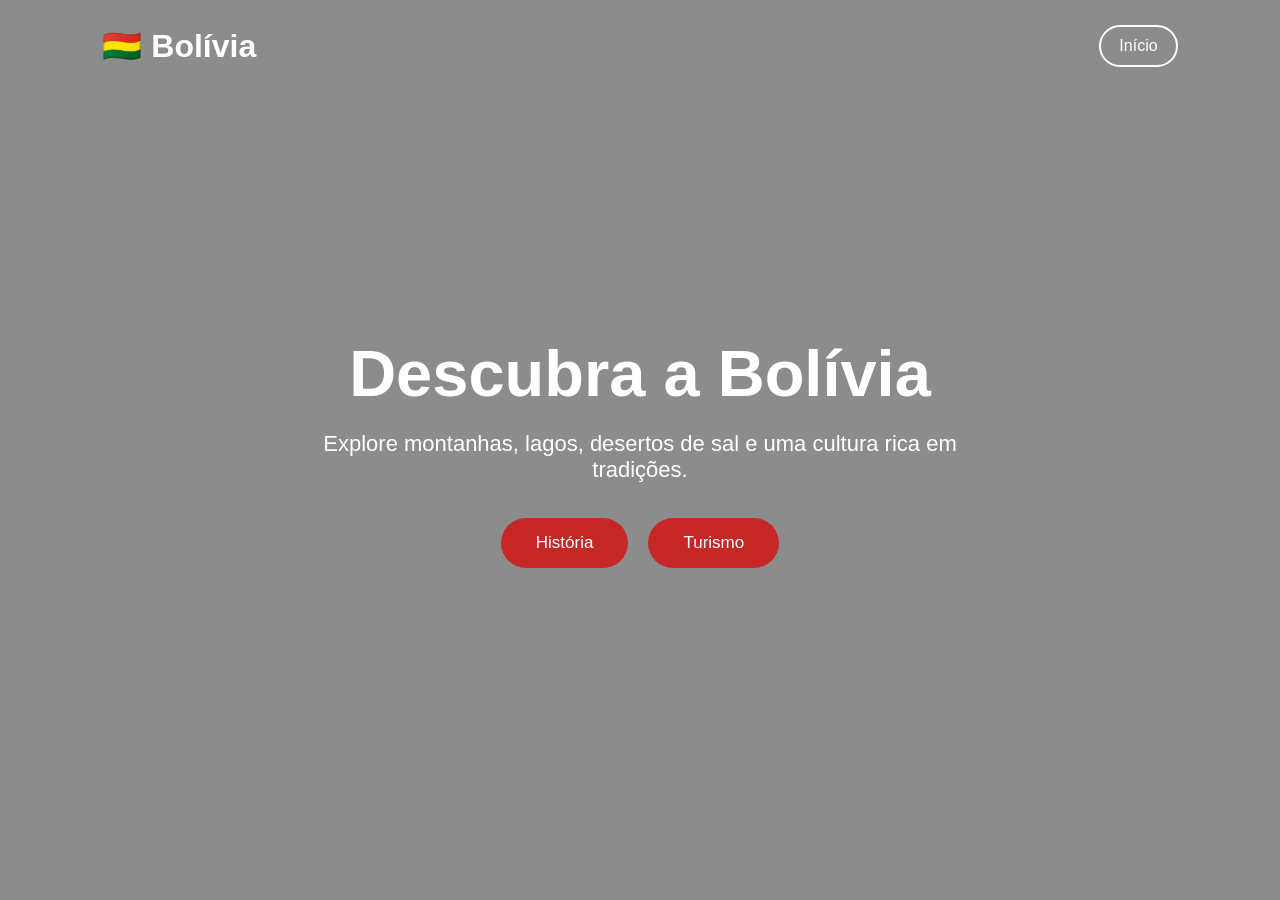
<file: pages/bolivia.html>
<!DOCTYPE html>
<html lang="pt-BR">
<head>
    <meta charset="UTF-8">
    <meta name="viewport" content="width=device-width, initial-scale=1.0">
    <title>Bolívia</title>
    <link rel="stylesheet" href="/style/bolivia.css">
</head>
<body>

<header>

    <nav>
        <h2>🇧🇴 Bolívia</h2>

        <a href="/index.html">Início</a>
    </nav>

    <div class="conteudo">

        <h1>Descubra a Bolívia</h1>

        <p>
            Explore montanhas, lagos, desertos de sal e uma cultura rica em tradições.
        </p>

        <div class="botoes">

            <button id="btnHistoria">História</button>

            <button id="btnTurismo">Turismo</button>

        </div>

    </div>

    <!-- Modal História -->

<div id="modalHistoria" class="modal">

    <div class="modal-content">

        <span class="fechar" id="fecharHistoria">&times;</span>

        <h2>História da Bolívia</h2>

        <p>
            A Bolívia tornou-se independente em 1825 e recebeu esse nome em homenagem
            a Simón Bolívar. O país preserva uma forte influência dos povos indígenas
            e possui uma rica diversidade cultural.
        </p>

    </div>

</div>


<!-- Modal Turismo -->

<div id="modalTurismo" class="modal">

    <div class="modal-content">

        <span class="fechar" id="fecharTurismo">&times;</span>

        <h2>Turismo</h2>

        <p>
            Os principais destinos são o Salar de Uyuni, Lago Titicaca,
            La Paz, Sucre e o Parque Nacional Madidi.
        </p>

    </div>

</header>


</div>

<script src="/script/bolivia.js"></script>

</body>
</html>
</file>
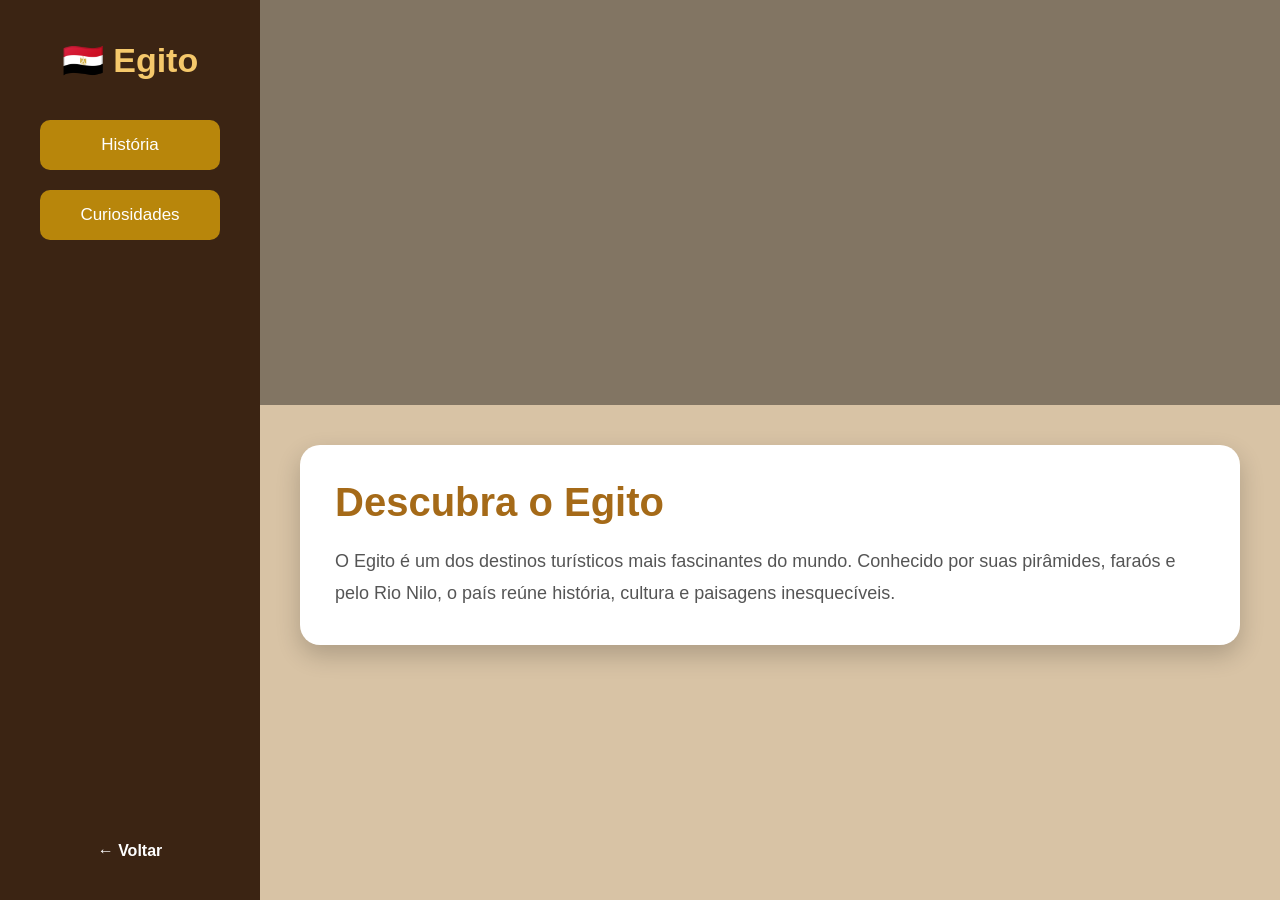
<file: pages/egito.html>
<!DOCTYPE html>
<html lang="pt-BR">
<head>
    <meta charset="UTF-8">
    <meta name="viewport" content="width=device-width, initial-scale=1.0">
    <title>Egito</title>
    <link rel="stylesheet" href="/style/egito.css">
</head>
<body>

<div class="container">

    <aside class="menu">

        <h2>🇪🇬 Egito</h2>

        <button id="btnHistoria">História</button>
        <button id="btnCuriosidades">Curiosidades</button>

        <a href="/index.html">← Voltar</a>

    </aside>

    <main>

        <div class="imagem"></div>

        <section class="conteudo">
            <h1>Descubra o Egito</h1>

            <p>
                O Egito é um dos destinos turísticos mais fascinantes do mundo.
                Conhecido por suas pirâmides, faraós e pelo Rio Nilo, o país reúne
                história, cultura e paisagens inesquecíveis.
            </p>
        </section>

    </main>

</div>

<!-- Modal História -->
<div id="modalHistoria" class="modal">

    <div class="modal-content">

        <span class="fechar" id="fecharHistoria">&times;</span>

        <h2>História do Egito</h2>

        <p>
            O Egito Antigo surgiu há mais de cinco mil anos e foi uma das
            civilizações mais importantes da humanidade. Governado por faraós,
            desenvolveu conhecimentos avançados em matemática, medicina,
            arquitetura e escrita hieroglífica.
        </p>

    </div>

</div>

<!-- Modal Curiosidades -->
<div id="modalCuriosidades" class="modal">

    <div class="modal-content">

        <span class="fechar" id="fecharCuriosidades">&times;</span>

        <h2>Curiosidades</h2>

        <ul>
            <li> O Egito possui mais de 100 pirâmides.</li>
            <li> O Rio Nilo é um dos maiores rios do mundo.</li>
            <li> Os gatos eram considerados animais sagrados.</li>
            <li> Os faraós eram vistos como representantes dos deuses.</li>
            <li> A escrita usada era a hieroglífica.</li>
        </ul>

    </div>

</div>

<script src="/script/egito.js"></script>

</body>
</html>
</file>
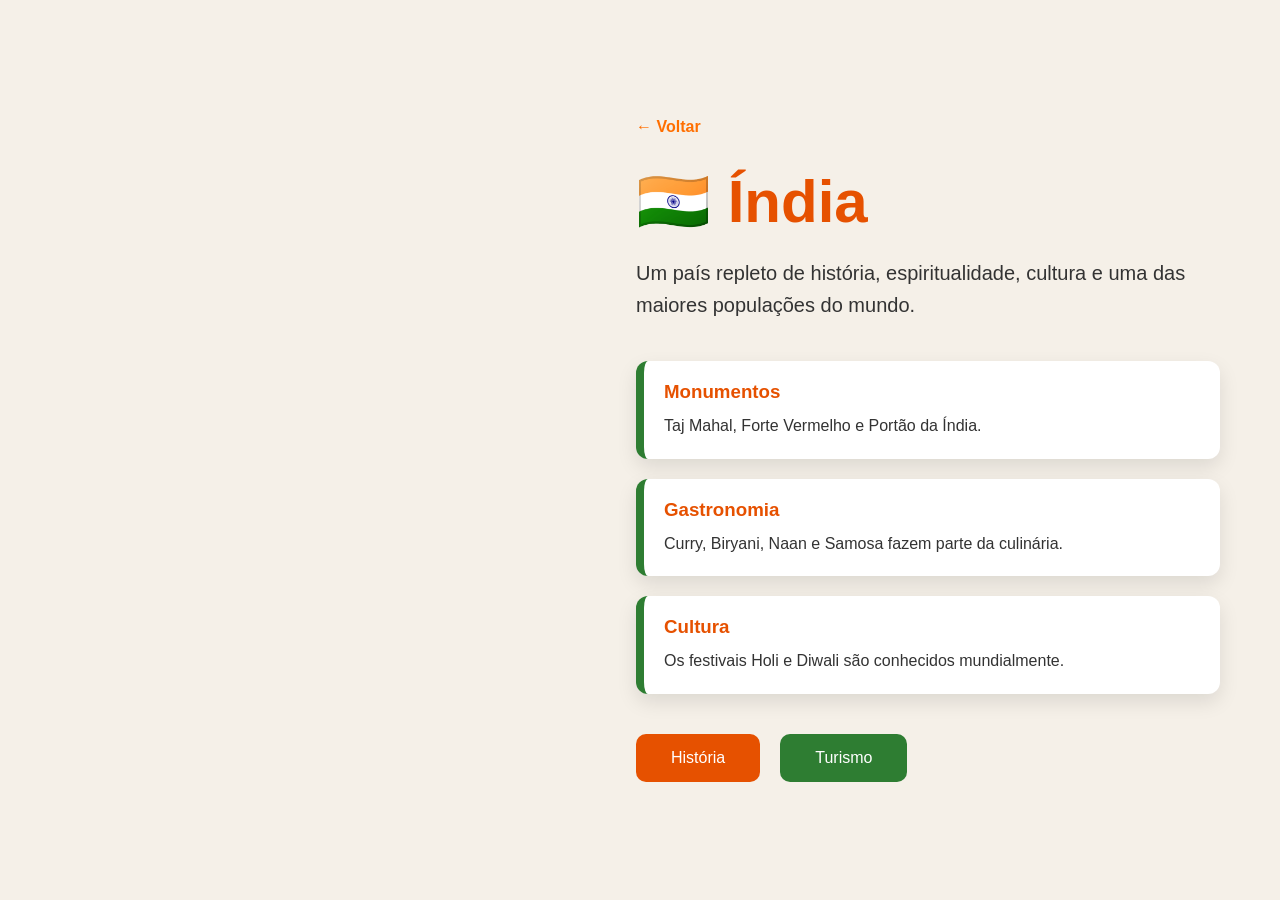
<file: pages/india.html>
<!DOCTYPE html>
<html lang="pt-BR">
<head>
    <meta charset="UTF-8">
    <meta name="viewport" content="width=device-width, initial-scale=1.0">
    <title>Descubra a Índia</title>
    <link rel="stylesheet" href="/style/india.css">
</head>
<body>

<div class="container">

    <div class="imagem"></div>

    <div class="conteudo">

        <a href="/index.html" class="voltar">← Voltar</a>

        <h1>🇮🇳 Índia</h1>

        <p class="descricao">
            Um país repleto de história, espiritualidade, cultura e uma das maiores
            populações do mundo.
        </p>

        <div class="info">

            <div class="card">
                <h3> Monumentos</h3>
                <p>Taj Mahal, Forte Vermelho e Portão da Índia.</p>
            </div>

            <div class="card">
                <h3> Gastronomia</h3>
                <p>Curry, Biryani, Naan e Samosa fazem parte da culinária.</p>
            </div>

            <div class="card">
                <h3> Cultura</h3>
                <p>Os festivais Holi e Diwali são conhecidos mundialmente.</p>
            </div>

        </div>

        <div class="botoes">
            <button id="btnHistoria">História</button>
            <button id="btnTurismo">Turismo</button>
        </div>

    </div>

</div>

<!-- Modal História -->
<div id="modalHistoria" class="modal">
    <div class="modal-content">

        <span class="fechar" id="fecharHistoria">&times;</span>

        <h2>História da Índia</h2>

        <p>
            A Índia possui uma das civilizações mais antigas do mundo. Ao longo dos
            séculos foi governada por diversos impérios, tornando-se uma importante
            rota comercial e cultural. Em 1947 conquistou sua independência do Reino
            Unido, liderada por Mahatma Gandhi através da resistência pacífica.
            Atualmente é a maior democracia do planeta e um dos países com maior
            crescimento econômico.
        </p>

    </div>
</div>

<!-- Modal Turismo -->
<div id="modalTurismo" class="modal">
    <div class="modal-content">

        <span class="fechar" id="fecharTurismo">&times;</span>

        <h2>Turismo na Índia</h2>

        <p>
            Entre os destinos mais famosos estão o Taj Mahal, em Agra, o Forte
            Vermelho em Nova Délhi, os palácios de Jaipur, as praias de Goa,
            os templos de Varanasi e os canais de Kerala. A diversidade cultural,
            religiosa e gastronômica torna a Índia um dos destinos mais fascinantes
            da Ásia.
        </p>

    </div>
</div>

<script src="/script/india.js"></script>

</body>
</html>
</file>
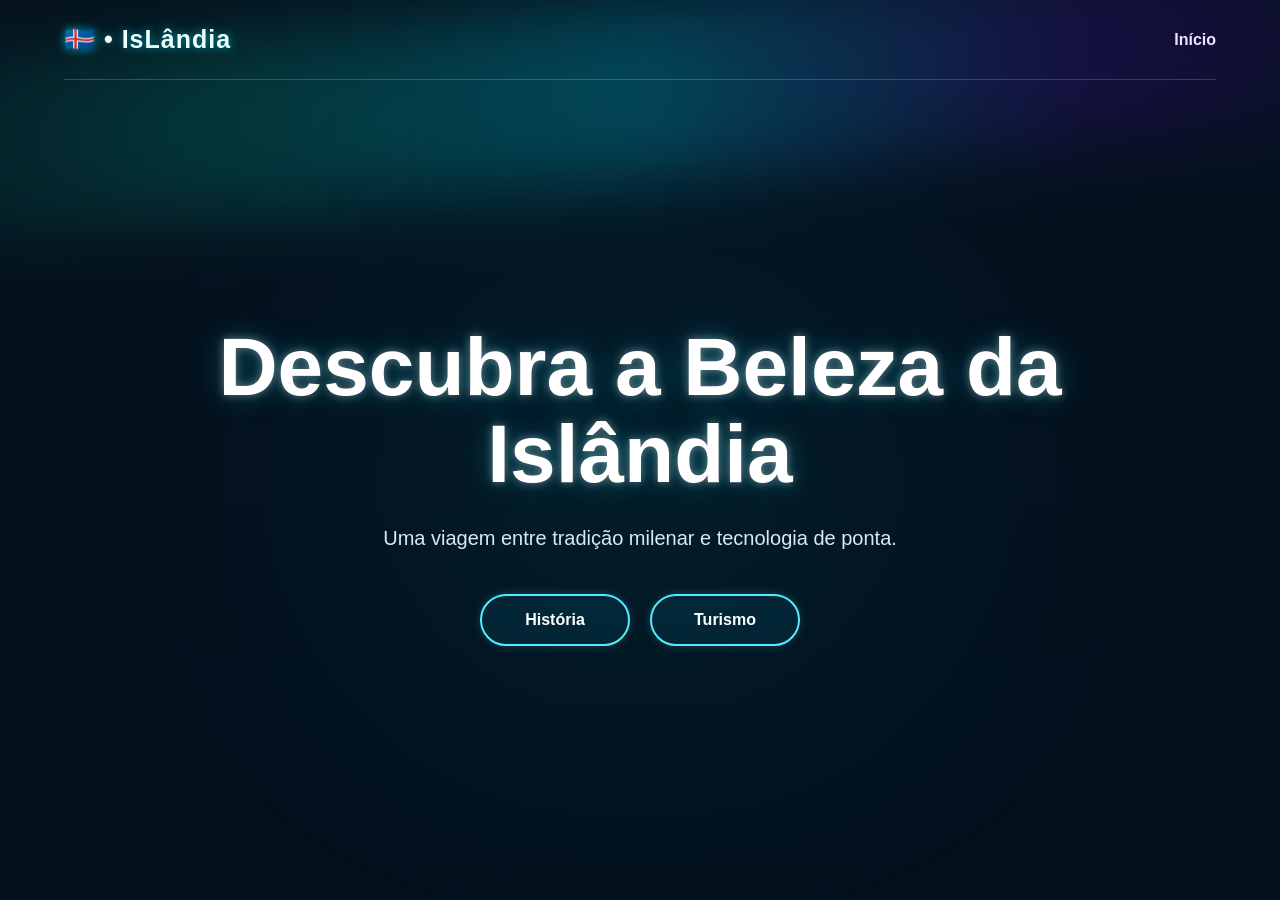
<file: pages/islandia.html>
<!DOCTYPE html>
<html lang="pt-BR">
<head>
    <meta charset="UTF-8">
    <meta name="viewport" content="width=device-width, initial-scale=1.0">
    <title>Islândia</title>
    <link rel="stylesheet" href="/style/islandia.css">
 <header>
        <nav>
            <h2>🇮🇸 • IsLândia</h2>
            <ul>
                <li><a href="/index.html">Início</a></li>
        
            </ul>
        </nav>

        <div class="hero">
            <h1>Descubra a Beleza da Islândia</h1>
            <p>Uma viagem entre tradição milenar e tecnologia de ponta.</p>

            <div class="botoes">
                <button id="btnHistoria">História</button>
                <button id="btnTurismo">Turismo</button>

 <!-- Modal História -->
<div id="modalHistoria" class="modal">
    <div class="modal-content">
        <span class="fechar" id="fecharHistoria">&times;</span>

        <h2>História da Islândia</h2>

        <p>
            A história da Islândia começou oficialmente no final do século IX, quando colonizadores vikings, liderados por Ingólfur Arnarson, 
            estabeleceram-se na ilha. Diferente de outros países europeus,
             a Islândia não possuía uma população nativa antes da chegada dos nórdicos e de seus escravos de origem celta
        </p>
    </div>
</div>

<!-- Modal Turismo -->
<div id="modalTurismo" class="modal">
    <div class="modal-content">
        <span class="fechar" id="fecharTurismo">&times;</span>

        <h2>Pontos Turísticos</h2>

        <p>
            A Islândia é um destino extraordinário que fascina viajantes com seus cenários contrastantes de vulcões ativos, 
            geleiras imensas, gêiseres jorrantes e praias de areia negra. Conhecida como a terra do gelo e do fogo, a ilha oferece o espetáculo da aurora boreal no inverno e o sol da meia-noite no verão. 
            É o lugar perfeito para quem busca ecoturismo e conexão profunda com uma natureza intocada e selvagem.
        </p>
    </div>
</div>

<script src="/script/islandia.js"></script>
            </div>
        </div>
    </header>
</body>
</html>
</file>
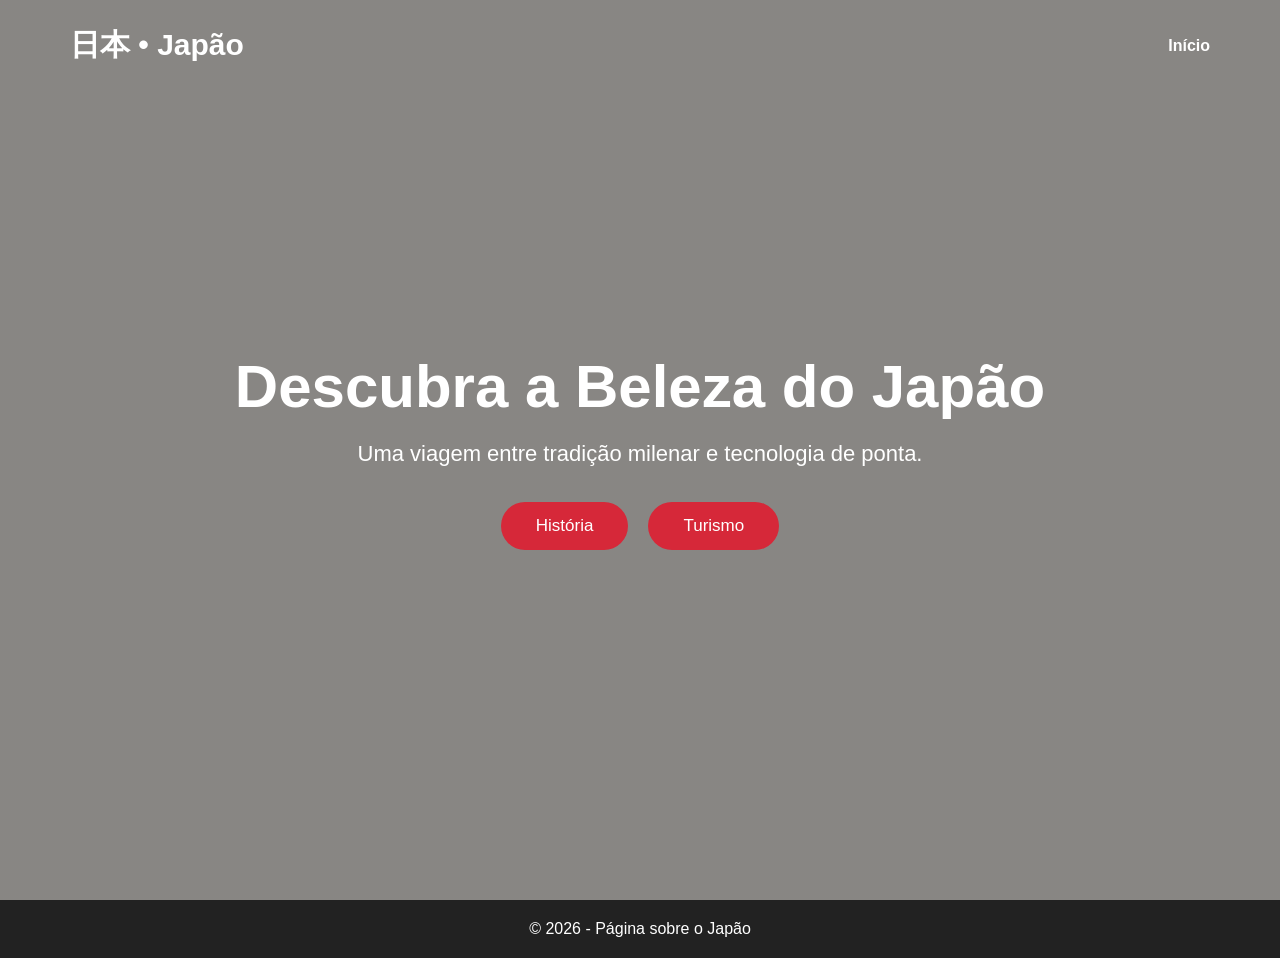
<file: pages/japao.html>
<!DOCTYPE html>
<html lang="pt-BR">
<head>
    <meta charset="UTF-8">
    <meta name="viewport" content="width=device-width, initial-scale=1.0">
    <title>Descubra o Japão</title>
    <link rel="stylesheet" href="/style/japao.css">
</head>
<body>

    <header>
        <nav>
            <h2>日本 • Japão</h2>
            <ul>
                <li><a href="/index.html">Início</a></li>
            </ul>
        </nav>

        <div class="hero">
            <h1>Descubra a Beleza do Japão</h1>
            <p>Uma viagem entre tradição milenar e tecnologia de ponta.</p>

            <div class="botoes">
                <button id="btnHistoria">História</button>
                <button id="btnTurismo">Turismo</button>
            </div>
        </div>
    </header>

    <main>


    </main>

    <footer>
        <p>© 2026 - Página sobre o Japão</p>
    </footer>

    <!-- Modal História -->
<div id="modalHistoria" class="modal">
    <div class="modal-content">
        <span class="fechar" id="fecharHistoria">&times;</span>

        <h2>História do Japão</h2>

        <p>
            O Japão possui uma história de mais de dois mil anos, marcada por
            imperadores, samurais e grandes transformações. Durante séculos,
            manteve-se isolado do restante do mundo, preservando sua cultura e
            tradições. Hoje, é reconhecido por unir tecnologia de ponta com um
            profundo respeito pela sua história.
        </p>
    </div>
</div>

<!-- Modal Turismo -->
<div id="modalTurismo" class="modal">
    <div class="modal-content">
        <span class="fechar" id="fecharTurismo">&times;</span>

        <h2>Pontos Turísticos</h2>

        <p>
            Entre os principais destinos estão o Monte Fuji, os templos de Kyoto,
            o cruzamento de Shibuya em Tóquio, o Castelo de Osaka, Nara com seus
            cervos e Hiroshima, símbolo da paz mundial.
        </p>
    </div>
</div>

<script src="/script/japao.js"></script>

</body>
</html>
</file>
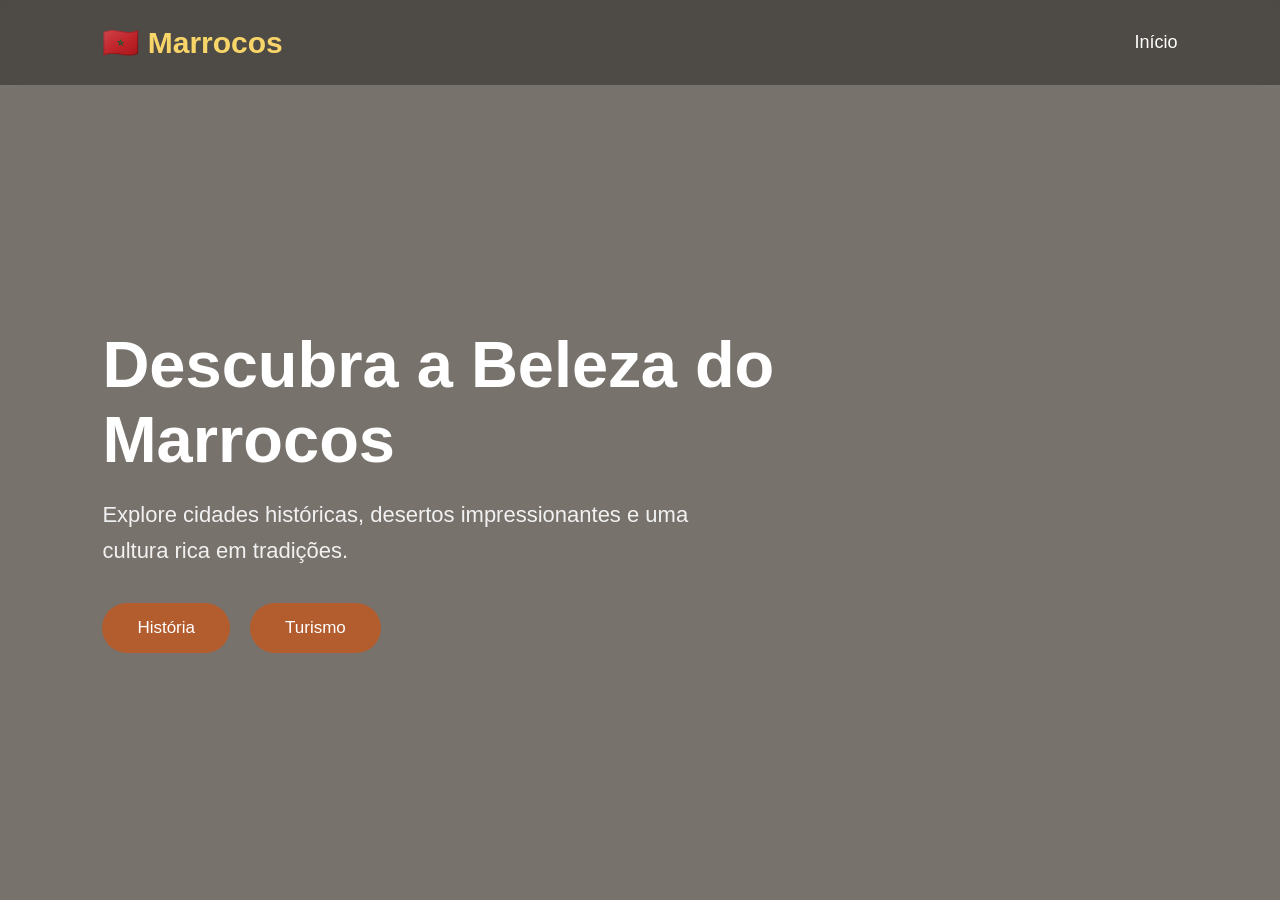
<file: pages/marrocos.html>
<!DOCTYPE html>
<html lang="pt-BR">
<head>
    <meta charset="UTF-8">
    <meta name="viewport" content="width=device-width, initial-scale=1.0">
    <title>Marrocos</title>
    <link rel="stylesheet" href="/style/marrocos.css">
</head>
<body>

    <header>

        <nav>
            <h2>🇲🇦 Marrocos</h2>

            <ul>
                <li><a href="/index.html">Início</a></li>
            </ul>
        </nav>

        <div class="hero">
            <h1>Descubra a Beleza do Marrocos</h1>

            <p>
                Explore cidades históricas, desertos impressionantes e uma cultura
                rica em tradições.
            </p>

            <div class="botoes">
                <button id="btnHistoria">História</button>
                <button id="btnTurismo">Turismo</button>
            </div>
        </div>

    </header>

    <!-- Modal História -->
    <div id="modalHistoria" class="modal">

        <div class="modal-content">

            <span class="fechar" id="fecharHistoria">&times;</span>

            <h2>História do Marrocos</h2>

            <p>
                O Marrocos possui uma história milenar marcada pelos povos berberes,
                pela expansão islâmica e pela influência europeia. Em 1956 conquistou
                sua independência e, atualmente, é uma monarquia constitucional que
                preserva suas tradições e seu patrimônio histórico.
            </p>

        </div>

    </div>

    <!-- Modal Turismo -->
    <div id="modalTurismo" class="modal">

        <div class="modal-content">

            <span class="fechar" id="fecharTurismo">&times;</span>

            <h2>Pontos Turísticos</h2>

            <p>
                O Marrocos é conhecido por Marrakech, Casablanca, Chefchaouen,
                Fez, o Deserto do Saara, as Montanhas do Atlas e a Mesquita
                Hassan II. Seus mercados tradicionais, palácios e paisagens
                encantam turistas do mundo inteiro.
            </p>

        </div>

    </div>

    <script src="/script/marrocos.js"></script>

</body>
</html>
</file>
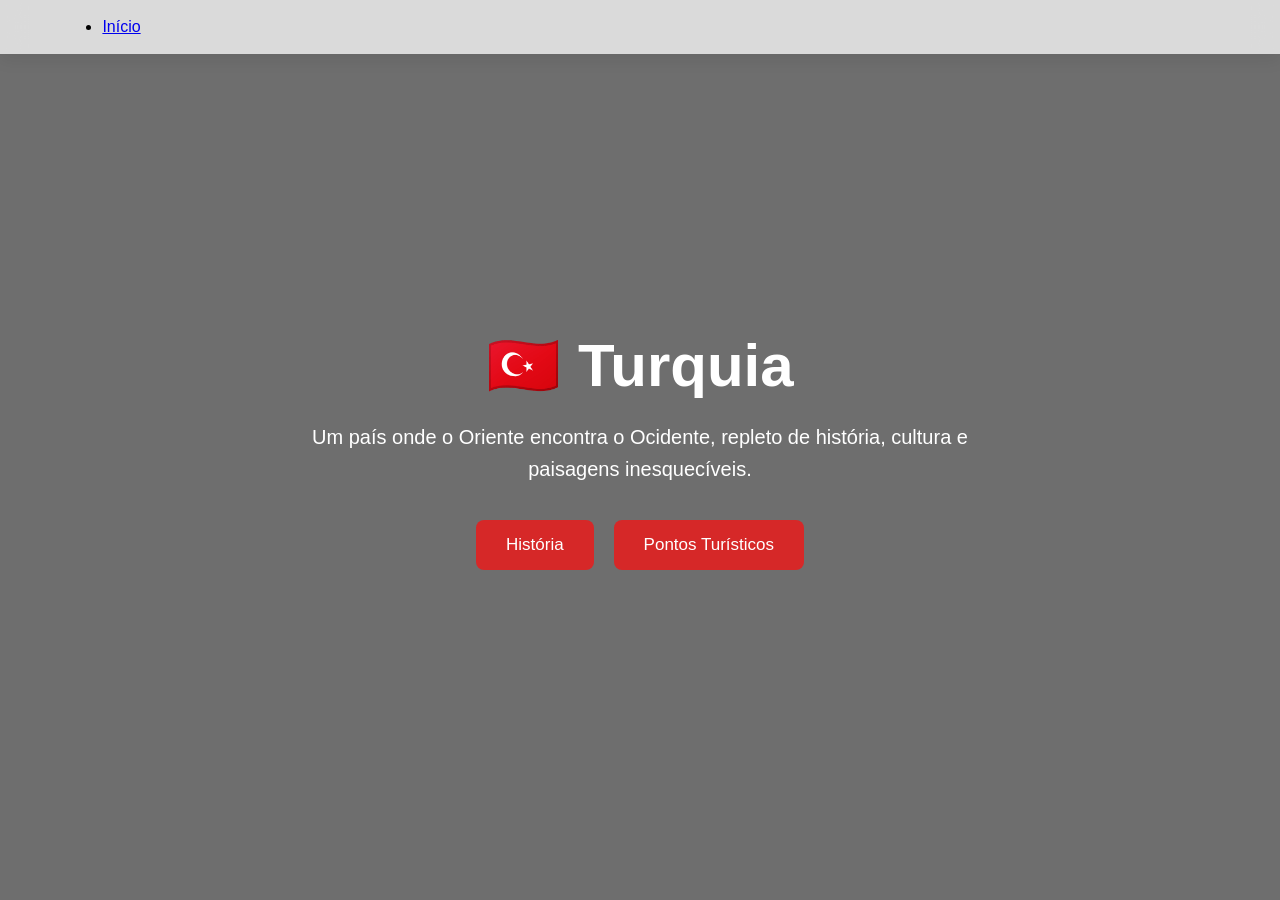
<file: pages/turquia.html>
<!DOCTYPE html>
<html lang="pt-BR">
<head>
    <meta charset="UTF-8">
    <meta name="viewport" content="width=device-width, initial-scale=1.0">
    <title>Descubra a Turquia</title>
    <link rel="stylesheet" href="/style/turquia.css">
</head>
<body>

    <header class="hero">
        <div class="overlay"></div>

        <nav>
              <ul>
            <li><a href="/index.html"> Início</a></li>
        </ul>

        </nav>
      

        <div class="conteudo">
            <h1>🇹🇷 Turquia</h1>
            <p>
                Um país onde o Oriente encontra o Ocidente, repleto de história,
                cultura e paisagens inesquecíveis.
            </p>

            <div class="botoes">
                <button id="btnHistoria">História</button>
                <button id="btnTurismo">Pontos Turísticos</button>
            </div>
        </div>
    </header>

    <!-- Modal História -->
    <div class="modal" id="modalHistoria">
        <div class="modal-content">
            <span class="fechar">&times;</span>

            <h2> História da Turquia</h2>

            <p>
                A Turquia possui uma das histórias mais ricas do mundo.
                Foi o centro dos impérios Bizantino e Otomano, além de abrigar
                importantes cidades históricas como Istambul, antiga Constantinopla.
            </p>

            <p>
                Em 1923 foi fundada a República da Turquia por Mustafa Kemal Atatürk,
                iniciando uma nova era de modernização.
            </p>
        </div>
    </div>

    <!-- Modal Turismo -->
    <div class="modal" id="modalTurismo">
        <div class="modal-content">
            <span class="fechar">&times;</span>

            <h2> Pontos Turísticos</h2>

            <ul>
                <li> Santa Sofia</li>
                <li> Mesquita Azul</li>
                <li> Capadócia</li>
                <li> Pamukkale</li>
                <li> Éfeso</li>
            </ul>

            <p>
                A Turquia é conhecida pelos passeios de balão na Capadócia,
                praias paradisíacas e uma culinária famosa em todo o mundo.
            </p>
        </div>
    </div>

    <script src="/script/turquia.js"></script>

</body>
</html>
</file>
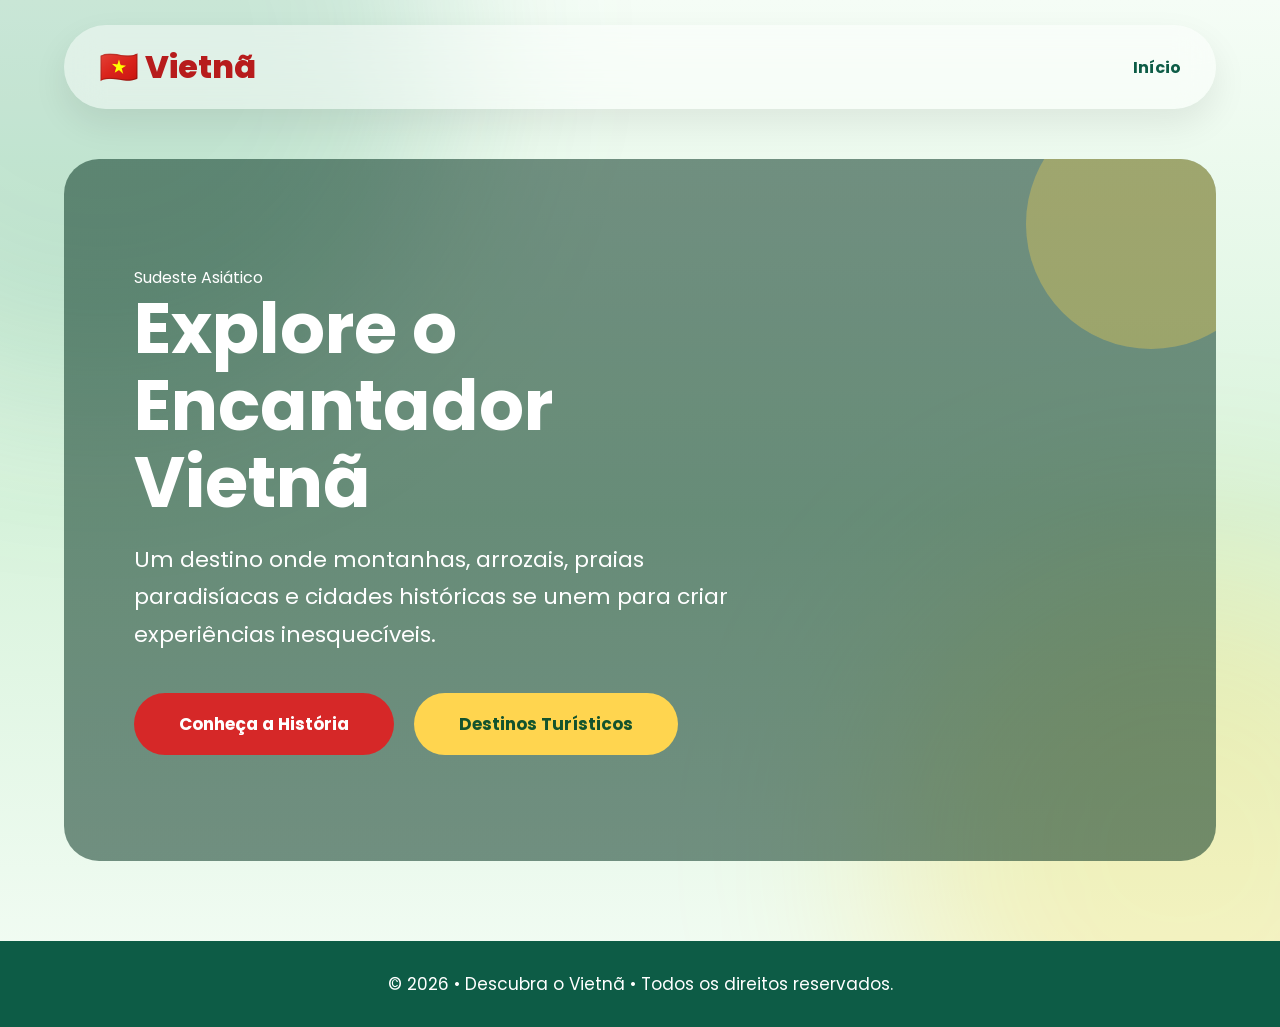
<file: pages/vietna.html>
<!DOCTYPE html>
<html lang="pt-BR">
<head>
    <meta charset="UTF-8">
    <meta name="viewport" content="width=device-width, initial-scale=1.0">
    <title>Descubra o Vietnã</title>
    <link rel="stylesheet" href="/style/vietna.css">
</head>
<body>

<header>

    <nav>
        <h2>🇻🇳 Vietnã</h2>

        <ul>
            <li><a href="/index.html">Início</a></li>
        </ul>
    </nav>

    <div class="hero">

        <span class="pais">Sudeste Asiático</span>

        <h1>Explore o Encantador Vietnã</h1>

        <p>
            Um destino onde montanhas, arrozais, praias paradisíacas e cidades
            históricas se unem para criar experiências inesquecíveis.
        </p>

        <div class="botoes">
            <button id="btnHistoria">Conheça a História</button>
            <button id="btnTurismo">Destinos Turísticos</button>
        </div>

    </div>

</header>

<!-- Modal História -->
<div id="modalHistoria" class="modal">

    <div class="modal-content">

        <span class="fechar" id="fecharHistoria">&times;</span>

        <h2>História do Vietnã</h2>

        <p>
            O Vietnã possui uma história de mais de dois mil anos, marcada por
            influências chinesas, dinastias locais e pela colonização francesa.
            No século XX, o país tornou-se conhecido mundialmente pela Guerra do
            Vietnã, encerrada em 1975. Atualmente, é um dos países que mais
            crescem economicamente na Ásia, preservando suas tradições,
            templos, gastronomia e rica cultura.
        </p>

    </div>

</div>

<!-- Modal Turismo -->
<div id="modalTurismo" class="modal">

    <div class="modal-content">

        <span class="fechar" id="fecharTurismo">&times;</span>

        <h2>Destinos Turísticos</h2>

        <p>
            O Vietnã encanta visitantes com a Baía de Ha Long, famosa por suas
            ilhas de calcário, a capital Hanói, a vibrante Ho Chi Minh, a antiga
            cidade imperial de Huế, os belíssimos arrozais de Sapa, as praias de
            Da Nang e a paradisíaca ilha de Phu Quoc, um dos destinos mais
            procurados do Sudeste Asiático.
        </p>

    </div>

</div>

<footer>

    <p>© 2026 • Descubra o Vietnã • Todos os direitos reservados.</p>

</footer>

<script src="/script/vietna.js"></script>

</body>
</html>
</file>
<file: style/bolivia.css>
*{
    margin:0;
    padding:0;
    box-sizing:border-box;
    font-family:Arial, Helvetica, sans-serif;
}

body{
    background: linear-gradient(rgba(0,0,0,.45), rgba(0,0,0,.45)),
    url("https://bushop.com/wp-content/uploads/sites/6/boliviahop-palace.jpg");
    background-size: cover;
    background-position: center;
    background-repeat: no-repeat;
    background-attachment: fixed;
    height: 100vh;
    color: white;
}

nav{
    display:flex;
    justify-content:space-between;
    align-items:center;
    padding:25px 8%;
}

nav h2{
    font-size:32px;
}

nav a{
    color:white;
    text-decoration:none;
    padding:10px 18px;
    border:2px solid white;
    border-radius:30px;
    transition:.3s;
}

nav a:hover{
    background:white;
    color:#333;
}

.conteudo{
    height:80vh;
    display:flex;
    flex-direction:column;
    justify-content:center;
    align-items:center;
    text-align:center;
    padding:20px;
}

.conteudo h1{
    font-size:65px;
    margin-bottom:20px;
}

.conteudo p{
    font-size:22px;
    max-width:650px;
    margin-bottom:35px;
}

.botoes{
    display:flex;
    gap:20px;
}

button{
    padding:15px 35px;
    border:none;
    border-radius:30px;
    background:#c62828;
    color:white;
    font-size:17px;
    cursor:pointer;
    transition:.3s;
}



/* MODAL */

.modal{
    display:none;
    position:fixed;
    inset:0;
    background:rgba(0,0,0,.6);
}

.modal-content{
    background:white;
    color:#333;
    width:450px;
    max-width:90%;
    margin:120px auto;
    padding:30px;
    border-radius:10px;
    position:relative;
}

.modal-content h2{
    margin-bottom:15px;
}

.fechar{
    position:absolute;
    top:12px;
    right:18px;
    font-size:28px;
    cursor:pointer;
}

modal{
    display:none;
    position:fixed;
    inset:0;
    background:rgba(0,0,0,.65);
    backdrop-filter: blur(5px);
    justify-content:center;
    align-items:center;
    animation: fade .3s ease;
}

.modal-content{
    background:#fff;
    width:550px;
    max-width:90%;
    padding:35px;
    border-radius:20px;
    position:relative;
    text-align:center;
    color:#333;
    animation: subir .35s ease;
    box-shadow:0 20px 50px rgba(0,0,0,.35);
}

.modal-content h2{
    color:#b71c1c;
    margin-bottom:20px;
    font-size:32px;
}

.modal-content p{
    font-size:18px;
    line-height:1.8;
}

.fechar{
    position:absolute;
    top:15px;
    right:20px;
    width:40px;
    height:40px;
    border-radius:50%;
    background:#b71c1c;
    color:white;
    display:flex;
    justify-content:center;
    align-items:center;
    cursor:pointer;
    font-size:25px;
    transition:.3s;
}


@keyframes subir{
    from{
        opacity:0;
        transform:translateY(40px) scale(.9);
    }
    to{
        opacity:1;
        transform:translateY(0) scale(1);
    }
}

@keyframes fade{
    from{
        opacity:0;
    }
    to{
        opacity:1;
    }
}
</file>
<file: style/egito.css>
*{
    margin:0;
    padding:0;
    box-sizing:border-box;
    font-family:Arial, Helvetica, sans-serif;
}

body{
    background:#d8c3a5;
}


.container{
    display:flex;
    min-height:100vh;
}



.menu{
    width:260px;
    background:#3b2413;
    color:white;
    display:flex;
    flex-direction:column;
    align-items:center;
    padding:40px 20px;
}

.menu h2{
    color:#f5c86b;
    font-size:34px;
    margin-bottom:40px;
}

.menu button{
    width:180px;
    padding:15px;
    margin-bottom:20px;
    border:none;
    border-radius:10px;
    background:#b8860b;
    color:white;
    font-size:17px;
    cursor:pointer;
    transition:.3s;
}

.menu button:hover{
    background:#f5c86b;
    color:#3b2413;
    transform:translateX(8px);
}

.menu a{
    margin-top:auto;
    text-decoration:none;
    color:white;
    font-weight:bold;
}

.menu a:hover{
    color:#f5c86b;
}



main{
    flex:1;
}

.imagem{
    height:45vh;
    background:
    linear-gradient(rgba(0,0,0,.4),rgba(0,0,0,.4)),
    url("https://portaledicase.com/wp-content/uploads/2022/08/Egito.jpg");
    background-size:cover;
    background-position:center;
}

.conteudo{
    margin:40px;
    background:white;
    padding:35px;
    border-radius:20px;
    box-shadow:0 10px 25px rgba(0,0,0,.2);
}

.conteudo h1{
    color:#a56a18;
    margin-bottom:20px;
    font-size:40px;
}

.conteudo p{
    color:#555;
    line-height:1.8;
    font-size:18px;
}


.modal{
    display:none;
    position:fixed;
    top:0;
    left:0;
    width:100%;
    height:100%;
    background:rgba(0,0,0,.7);
    justify-content:center;
    align-items:center;
    z-index:999;
}

.modal-content{
    background:white;
    width:85%;
    max-width:600px;
    padding:30px;
    border-radius:18px;
    position:relative;
    animation:aparecer .4s;
    color:#333;
}

.modal-content h2{
    color:#a56a18;
    margin-bottom:20px;
}

.modal-content p,
.modal-content li{
    line-height:1.8;
    font-size:18px;
}

.modal-content ul{
    margin-left:25px;
}

.fechar{
    position:absolute;
    top:15px;
    right:20px;
    font-size:30px;
    cursor:pointer;
    color:#a56a18;
}

.fechar:hover{
    color:#d89f27;
}

@keyframes aparecer{
    from{
        opacity:0;
        transform:translateY(-30px);
    }
    to{
        opacity:1;
        transform:translateY(0);
    }
}


@media(max-width:900px){

    .container{
        flex-direction:column;
    }

    .menu{
        width:100%;
    }

    .menu button{
        width:100%;
        max-width:250px;
    }

    .imagem{
        height:300px;
    }

    .conteudo{
        margin:20px;
    }

    .conteudo h1{
        font-size:30px;
    }

}
</file>
<file: style/india.css>
*{
    margin:0;
    padding:0;
    box-sizing:border-box;
    font-family:'Poppins',sans-serif;
}

body{
    background:#f5f0e8;
    color:#333;
}


.container{
    display:grid;
    grid-template-columns:45% 55%;
    min-height:100vh;
}



.imagem{
    background:url("https://images.unsplash.com/photo-1524492412937-b28074a5d7da?auto=format&fit=crop&w=1200&q=80");
    background-size:cover;
    background-position:center;
}



.conteudo{
    padding:60px;
    display:flex;
    flex-direction:column;
    justify-content:center;
}

.voltar{
    text-decoration:none;
    color:#ff6f00;
    font-weight:bold;
    margin-bottom:30px;
}

h1{
    font-size:60px;
    color:#e65100;
}

.descricao{
    font-size:20px;
    margin:20px 0 40px;
    line-height:1.6;
}



.info{
    display:flex;
    flex-direction:column;
    gap:20px;
    margin-bottom:40px;
}

.card{
    background:white;
    padding:20px;
    border-left:8px solid #2e7d32;
    border-radius:12px;
    box-shadow:0 8px 20px rgba(0,0,0,.1);
    transition:.3s;
}

.card:hover{
    transform:translateX(10px);
}

.card h3{
    color:#e65100;
    margin-bottom:10px;
}

.card p{
    line-height:1.6;
}


.botoes{
    display:flex;
    gap:20px;
}

button{
    padding:15px 35px;
    border:none;
    border-radius:10px;
    background:#e65100;
    color:white;
    cursor:pointer;
    font-size:16px;
    transition:.3s;
}

button:last-child{
    background:#2e7d32;
}

button:hover{
    transform:scale(1.05);
}



.modal{
    display:none;
    position:fixed;
    inset:0;
    background:rgba(0,0,0,.8);
    justify-content:center;
    align-items:center;
    z-index:999;
}

.modal-content{
    width:90%;
    max-width:700px;
    background:#fffdf8;
    padding:40px;
    border-radius:20px;
    border-top:8px solid #ff6f00;
    animation:modal .4s;
    position:relative;
}

.modal-content h2{
    color:#e65100;
    margin-bottom:20px;
}

.modal-content p{
    line-height:1.8;
    text-align:justify;
}

.fechar{
    position:absolute;
    top:15px;
    right:25px;
    font-size:35px;
    cursor:pointer;
    color:#e65100;
}

@keyframes modal{

    from{
        opacity:0;
        transform:scale(.8);
    }

    to{
        opacity:1;
        transform:scale(1);
    }

}



@media(max-width:900px){

    .container{
        grid-template-columns:1fr;
    }

    .imagem{
        height:300px;
    }

    .conteudo{
        padding:35px;
    }

    h1{
        font-size:42px;
    }

    .botoes{
        flex-direction:column;
    }

}
</file>
<file: style/islandia.css>
* {
    margin: 0;
    padding: 0;
    box-sizing: border-box;
}

html {
    scroll-behavior: smooth;
}

body {
    font-family: Arial, Helvetica, sans-serif;
    min-height: 100vh;
    color: #ffffff;
    background: #071521;
}


header {
    min-height: 100vh;
    position: relative;
    overflow: hidden;

    background:
        linear-gradient(
            rgba(3, 15, 27, 0.65),
            rgba(3, 15, 27, 0.85)
        ),
        url("https://images.unsplash.com/photo-1504893524553-b855bce32c67?auto=format&fit=crop&w=1920&q=80");

    background-size: cover;
    background-position: center;
}

nav {
    width: 90%;
    max-width: 1200px;
    margin: auto;

    padding: 25px 0;

    display: flex;
    justify-content: space-between;
    align-items: center;

    border-bottom: 1px solid rgba(255, 255, 255, 0.2);
}

nav h2 {
    font-size: 25px;
    letter-spacing: 1px;
    color: #ffffff;

    text-shadow:
        0 0 10px rgba(0, 220, 255, 0.6);
}

nav ul {
    list-style: none;

    display: flex;
    gap: 35px;
}

nav ul li a {
    text-decoration: none;
    color: #ffffff;

    font-size: 16px;
    font-weight: bold;

    position: relative;

    transition: 0.3s;
}

nav ul li a::after {
    content: "";

    position: absolute;
    left: 0;
    bottom: -8px;

    width: 0;
    height: 2px;

    background: #54eaff;

    transition: 0.3s;
}

nav ul li a:hover {
    color: #54eaff;

    text-shadow:
        0 0 10px #54eaff;
}

nav ul li a:hover::after {
    width: 100%;
}


.hero {
    min-height: calc(100vh - 90px);

    display: flex;
    flex-direction: column;

    justify-content: center;
    align-items: center;

    text-align: center;

    padding: 40px 20px;
}

/* Pequeno brilho atrás do conteúdo */
.hero::before {
    content: "";

    position: absolute;

    width: 500px;
    height: 300px;

    background: #00eaff;

    filter: blur(150px);

    opacity: 0.12;

    border-radius: 50%;

    pointer-events: none;
}

.hero h1 {
    position: relative;

    max-width: 900px;

    font-size: clamp(42px, 7vw, 82px);

    line-height: 1.05;

    margin-bottom: 25px;

    color: #ffffff;

    text-shadow:
        0 0 10px rgba(255, 255, 255, 0.4),
        0 0 30px rgba(0, 220, 255, 0.3);
}

.hero p {
    position: relative;

    max-width: 650px;

    font-size: 20px;

    line-height: 1.6;

    color: #d8e9f2;

    margin-bottom: 40px;
}

.botoes {
    position: relative;

    display: flex;
    gap: 20px;
}

.botoes button {
    min-width: 150px;

    padding: 15px 30px;

    border: 2px solid #54eaff;
    border-radius: 30px;

    background: rgba(0, 200, 255, 0.08);

    color: #ffffff;

    font-size: 16px;
    font-weight: bold;

    cursor: pointer;

    transition: all 0.3s ease;

    box-shadow:
        0 0 10px rgba(84, 234, 255, 0.2);
}

.botoes button:hover {
    background: #54eaff;

    color: #071521;

    transform: translateY(-5px);

    box-shadow:
        0 0 10px #54eaff,
        0 0 25px #54eaff,
        0 0 50px rgba(84, 234, 255, 0.6);
}

.botoes button:active {
    transform: translateY(-2px);
}

header::after {
    content: "";

    position: absolute;

    top: 0;
    left: -20%;

    width: 140%;
    height: 180px;

    background: linear-gradient(
        90deg,
        transparent,
        rgba(0, 255, 200, 0.15),
        rgba(0, 220, 255, 0.25),
        rgba(120, 0, 255, 0.15),
        transparent
    );

    filter: blur(35px);

    transform: rotate(-5deg);

    animation: aurora 7s ease-in-out infinite alternate;

    pointer-events: none;
}

@keyframes aurora {
    0% {
        transform: translateX(-10%) rotate(-5deg);
        opacity: 0.4;
    }

    50% {
        opacity: 0.8;
    }

    100% {
        transform: translateX(10%) rotate(-3deg);
        opacity: 0.5;
    }
}


@media (max-width: 700px) {

    nav {
        flex-direction: column;
        gap: 20px;

        padding: 20px 0;
    }

    nav ul {
        gap: 20px;
    }

    nav ul li a {
        font-size: 14px;
    }

    .hero {
        min-height: calc(100vh - 130px);
    }

    .hero h1 {
        font-size: 45px;
    }

    .hero p {
        font-size: 17px;
    }

    .botoes {
        flex-direction: column;
        width: 100%;
        max-width: 280px;
    }

    .botoes button {
        width: 100%;
    }
}


.modal{
    display:none;
    position:fixed;
    top:0;
    left:0;
    width:100%;
    height:100%;
    background:rgba(0,0,0,.7);
    justify-content:center;
    align-items:center;
    z-index:1000;
}

.modal-content{
    background:#fff;
    width:80%;
    max-width:600px;
    padding:30px;
    border-radius:15px;
    position:relative;
    animation:aparecer .4s;
}

.modal-content h2{
    color:#281797;
    margin-bottom:15px;
}

.modal-content p{
    line-height:1.8;
    color: #071521;
    text-align:justify;
}

.fechar{
    position:absolute;
    right:20px;
    top:15px;
    font-size:32px;
    cursor:pointer;
    color:#ffffff;
}

@keyframes aparecer{
    from{
        opacity:0;
        transform:translateY(-40px);
    }
    to{
        opacity:1;
        transform:translateY(0);
    }
}
</file>
<file: style/japao.css>
*{
    margin:0;
    padding:0;
    box-sizing:border-box;
    font-family:Arial, Helvetica, sans-serif;
}

body{
    background:#f7f4ef;
    color:#333;
}



header{
    height:100vh;
    background:
    linear-gradient(rgba(0,0,0,.45),rgba(0,0,0,.45)),
    url("https://images.unsplash.com/photo-1493976040374-85c8e12f0c0e?auto=format&fit=crop&w=1500&q=80");
    background-size:cover;
    background-position:center;
    color:white;
}

nav{
    display:flex;
    justify-content:space-between;
    align-items:center;
    padding:25px 70px;
}

nav h2{
    font-size:30px;
}

nav ul{
    display:flex;
    list-style:none;
    gap:30px;
}

nav a{
    color:white;
    text-decoration:none;
    font-weight:bold;
    transition:.3s;
}

nav a:hover{
    color:#ffb6c1;
}

.hero{
    height:80%;
    display:flex;
    flex-direction:column;
    justify-content:center;
    align-items:center;
    text-align:center;
}

.hero h1{
    font-size:60px;
    margin-bottom:20px;
}

.hero p{
    font-size:22px;
    margin-bottom:35px;
}

.botoes{
    display:flex;
    gap:20px;
}

button{
    padding:14px 35px;
    border:none;
    border-radius:30px;
    background:#d62839;
    color:white;
    font-size:17px;
    cursor:pointer;
    transition:.3s;
}

button:hover{
    background:#b81d2d;
    transform:scale(1.05);
}



.cards{
    display:flex;
    justify-content:center;
    gap:30px;
    flex-wrap:wrap;
    padding:70px;
}

.card{
    width:300px;
    background:white;
    padding:30px;
    border-radius:15px;
    box-shadow:0 10px 25px rgba(0,0,0,.15);
    transition:.3s;
}

.card:hover{
    transform:translateY(-10px);
}

.card h3{
    margin-bottom:15px;
    color:#d62839;
}




footer{
    background:#222;
    color:white;
    text-align:center;
    padding:20px;
}



@media(max-width:768px){

    nav{
        flex-direction:column;
        gap:20px;
    }

    nav ul{
        flex-wrap:wrap;
        justify-content:center;
    }

    .hero h1{
        font-size:40px;
    }

    .hero p{
        font-size:18px;
    }

    .botoes{
        flex-direction:column;
    }
}

.modal{
    display:none;
    position:fixed;
    top:0;
    left:0;
    width:100%;
    height:100%;
    background:rgba(0,0,0,.7);
    justify-content:center;
    align-items:center;
    z-index:1000;
}

.modal-content{
    background:#fff;
    width:80%;
    max-width:600px;
    padding:30px;
    border-radius:15px;
    position:relative;
    animation:aparecer .4s;
}

.modal-content h2{
    color:#d62839;
    margin-bottom:15px;
}

.modal-content p{
    line-height:1.8;
    text-align:justify;
}

.fechar{
    position:absolute;
    right:20px;
    top:15px;
    font-size:32px;
    cursor:pointer;
    color:#d62839;
}

@keyframes aparecer{
    from{
        opacity:0;
        transform:translateY(-40px);
    }
    to{
        opacity:1;
        transform:translateY(0);
    }
}
</file>
<file: style/marrocos.css>
* {
    margin: 0;
    padding: 0;
    box-sizing: border-box;
    font-family: Arial, Helvetica, sans-serif;
}

body {
    background: linear-gradient(rgba(30, 20, 10, 0.6), rgba(30, 20, 10, 0.6)),
                url("https://images.unsplash.com/photo-1548013146-72479768bada?auto=format&fit=crop&w=1600&q=80");
    background-size: cover;
    background-position: center;
    background-attachment: fixed;
    color: white;
}



nav {
    display: flex;
    justify-content: space-between;
    align-items: center;
    padding: 25px 8%;
    background: rgba(0, 0, 0, 0.35);
    backdrop-filter: blur(8px);
}

nav h2 {
    font-size: 30px;
    color: #f8d568;
}

nav ul {
    display: flex;
    list-style: none;
    gap: 35px;
}

nav a {
    text-decoration: none;
    color: white;
    font-size: 18px;
    transition: 0.3s;
    position: relative;
}

nav a::after {
    content: "";
    width: 0%;
    height: 2px;
    background: #f8d568;
    position: absolute;
    left: 0;
    bottom: -5px;
    transition: 0.4s;
}

nav a:hover::after {
    width: 100%;
}

nav a:hover {
    color: #f8d568;
}



.hero {
    height: calc(100vh - 90px);
    display: flex;
    flex-direction: column;
    justify-content: center;
    align-items: flex-start;
    padding: 0 8%;
}

.hero h1 {
    font-size: 65px;
    max-width: 700px;
    margin-bottom: 20px;
}

.hero p {
    font-size: 22px;
    max-width: 600px;
    line-height: 1.6;
    margin-bottom: 35px;
    color: #f1f1f1;
}

.botoes {
    display: flex;
    gap: 20px;
}

button {
    padding: 15px 35px;
    border: none;
    border-radius: 40px;
    background: #b35c2e;
    color: white;
    font-size: 17px;
    cursor: pointer;
    transition: 0.3s;
}

button:hover {
    background: #f8d568;
    color: #3d220f;
    transform: translateY(-4px);
    box-shadow: 0 10px 20px rgba(0,0,0,.3);
}

/* RESPONSIVO */

@media(max-width:768px){

    nav{
        flex-direction: column;
        gap: 20px;
    }

    nav ul{
        gap: 20px;
    }

    .hero{
        align-items: center;
        text-align: center;
    }

    .hero h1{
        font-size: 45px;
    }

    .hero p{
        font-size: 18px;
    }

    .botoes{
        flex-direction: column;
        width: 100%;
        max-width: 250px;
    }

    button{
        width: 100%;
    }

}
.modal{
    display: none;
    position: fixed;
    top: 0;
    left: 0;
    width: 100%;
    height: 100%;
    background: rgba(0,0,0,.7);
    justify-content: center;
    align-items: center;
    z-index: 999;
}

.modal-content{
    background: white;
    width: 80%;
    max-width: 600px;
    padding: 30px;
    border-radius: 15px;
    position: relative;
    animation: aparecer .4s ease;
    color: #333;
    box-shadow: 0 10px 30px rgba(0,0,0,.4);
}

.modal-content h2{
    color: #b35c2e;
    margin-bottom: 20px;
}

.modal-content p{
    line-height: 1.8;
    text-align: justify;
}

.fechar{
    position: absolute;
    top: 15px;
    right: 20px;
    font-size: 30px;
    cursor: pointer;
    color: #b35c2e;
}

.fechar:hover{
    color: #f8d568;
}

@keyframes aparecer{
    from{
        opacity: 0;
        transform: scale(.8);
    }

    to{
        opacity: 1;
        transform: scale(1);
    }
}
</file>
<file: style/turquia.css>
*{
    margin:0;
    padding:0;
    box-sizing:border-box;
    font-family:Arial, Helvetica, sans-serif;
}

body{
    background:#f4f4f4;
}

.hero{
    height:100vh;
    background:url("https://images.unsplash.com/photo-1524231757912-21f4fe3a7200?auto=format&fit=crop&w=1600&q=80") center/cover;
    position:relative;
    display:flex;
    justify-content:center;
    align-items:center;
}

.overlay{
    position:absolute;
    width:100%;
    height:100%;
    background:rgba(0,0,0,.55);
}

.conteudo{
    position:relative;
    color:#fff;
    text-align:center;
    width:80%;
    max-width:700px;
}

.conteudo h1{
    font-size:60px;
    margin-bottom:20px;
}

.conteudo p{
    font-size:20px;
    margin-bottom:35px;
    line-height:1.6;
}

.botoes{
    display:flex;
    justify-content:center;
    gap:20px;
    flex-wrap:wrap;
}

button{
    padding:15px 30px;
    border:none;
    border-radius:8px;
    cursor:pointer;
    font-size:17px;
    background:#d62828;
    color:white;
    transition:.3s;
}

button:hover{
    background:#9d0208;
    transform:scale(1.05);
}



.modal{
    display:none;
    position:fixed;
    left:0;
    top:0;
    width:100%;
    height:100%;
    background:rgba(0,0,0,.7);
    justify-content:center;
    align-items:center;
    z-index:1000;
}

.modal-content{
    background:#fff;
    width:90%;
    max-width:600px;
    padding:30px;
    border-radius:12px;
    position:relative;
    animation:aparecer .3s;
}

.modal-content h2{
    margin-bottom:20px;
    color:#d62828;
}

.modal-content p{
    margin-bottom:15px;
    line-height:1.6;
}

.modal-content ul{
    margin-left:20px;
    margin-bottom:20px;
}

.modal-content li{
    margin:8px 0;
}

.fechar{
    position:absolute;
    right:18px;
    top:10px;
    font-size:30px;
    cursor:pointer;
}

@keyframes aparecer{
    from{
        transform:translateY(-30px);
        opacity:0;
    }

    to{
        transform:translateY(0);
        opacity:1;
    }
}


nav{
    position:fixed;
    top:0;
    left:0;
    width:100%;
    display:flex;
    justify-content:space-between;
    align-items:center;
    padding:18px 8%;
    background:rgba(255,255,255,.75);
    backdrop-filter:blur(12px);
    box-shadow:0 5px 18px rgba(0,0,0,.08);
    z-index:999;
}
</file>
<file: style/vietna.css>
@import url('https://fonts.googleapis.com/css2?family=Poppins:wght@300;400;500;600;700;800&display=swap');

*{
    margin:0;
    padding:0;
    box-sizing:border-box;
    font-family:'Poppins',sans-serif;
}

html{
    scroll-behavior:smooth;
}

body{
    background:linear-gradient(180deg,#f5fdf6,#d8f3dc,#f5fdf6);
    color:#14342d;
    overflow-x:hidden;
}


body::before{
    content:"";
    position:fixed;
    width:700px;
    height:700px;
    background:#1b8b5a33;
    border-radius:50%;
    top:-300px;
    left:-250px;
    filter:blur(90px);
    z-index:-1;
}

body::after{
    content:"";
    position:fixed;
    width:600px;
    height:600px;
    background:#ffcc0035;
    border-radius:50%;
    bottom:-250px;
    right:-200px;
    filter:blur(100px);
    z-index:-1;
}


nav{
    width:90%;
    margin:auto;
    margin-top:25px;

    display:flex;
    justify-content:space-between;
    align-items:center;

    background:rgba(255,255,255,.45);
    backdrop-filter:blur(18px);

    padding:18px 35px;

    border-radius:70px;

    box-shadow:0 15px 35px rgba(0,0,0,.08);
}

nav h2{
    font-size:32px;
    color:#b71c1c;
    font-weight:800;
}

nav ul{
    list-style:none;
}

nav a{
    color:#0d5c46;
    text-decoration:none;
    font-weight:700;
    transition:.3s;
}

nav a:hover{
    color:#d4a017;
}

/* HERO */

.hero{
    width:90%;
    margin:50px auto;

    min-height:78vh;

    display:flex;
    flex-direction:column;
    justify-content:center;
    align-items:flex-start;

    padding:70px;

    border-radius:35px;

    background:
    linear-gradient(rgba(10,55,37,.55),rgba(10,55,37,.55)),
    url("https://ichef.bbci.co.uk/ace/ws/640/cpsprodpb/9666/live/c4e19e10-8f2f-11ef-b3c2-754b6219680e.jpg.webp");

    background-size:cover;
    background-position:center;

    color:white;

    position:relative;

    overflow:hidden;
}

.hero::after{
    content:"";
    position:absolute;
    width:250px;
    height:250px;
    background:#ffd54f55;
    border-radius:50%;
    right:-60px;
    top:-60px;
}

.hero h1{

    font-size:70px;

    max-width:650px;

    line-height:1.1;

    margin-bottom:20px;

}

.hero p{

    width:650px;

    font-size:22px;

    line-height:1.7;

    margin-bottom:40px;

}

.botoes{

    display:flex;

    gap:20px;

}

button{

    padding:18px 45px;

    border:none;

    border-radius:50px;

    cursor:pointer;

    font-size:17px;

    font-weight:bold;

    transition:.35s;

}

#btnHistoria{

    background:#d62828;

    color:white;

}

#btnTurismo{

    background:#ffd54f;

    color:#14532d;

}

button:hover{

    transform:translateY(-8px) scale(1.05);

    box-shadow:0 18px 35px rgba(0,0,0,.25);

}


footer{

    margin-top:80px;

    background:#0d5c46;

    color:white;

    text-align:center;

    padding:30px;

    font-size:17px;

}


.modal{
    display:none;
    position:fixed;
    top:0;
    left:0;
    width:100%;
    height:100%;
    background:rgba(0,0,0,.7);
    justify-content:center;
    align-items:center;
    z-index:1000;
}

.modal-content{
    background:#fff;
    width:80%;
    max-width:600px;
    padding:30px;
    border-radius:15px;
    position:relative;
    animation:aparecer .4s;
}

.modal-content h2{
    color:#d62839;
    margin-bottom:15px;
}

.modal-content p{
    line-height:1.8;
    text-align:justify;
}

.fechar{
    position:absolute;
    right:20px;
    top:15px;
    font-size:32px;
    cursor:pointer;
    color:#d62839;
}

@keyframes aparecer{
    from{
        opacity:0;
        transform:translateY(-40px);
    }
    to{
        opacity:1;
        transform:translateY(0);
    }
}
</file>
